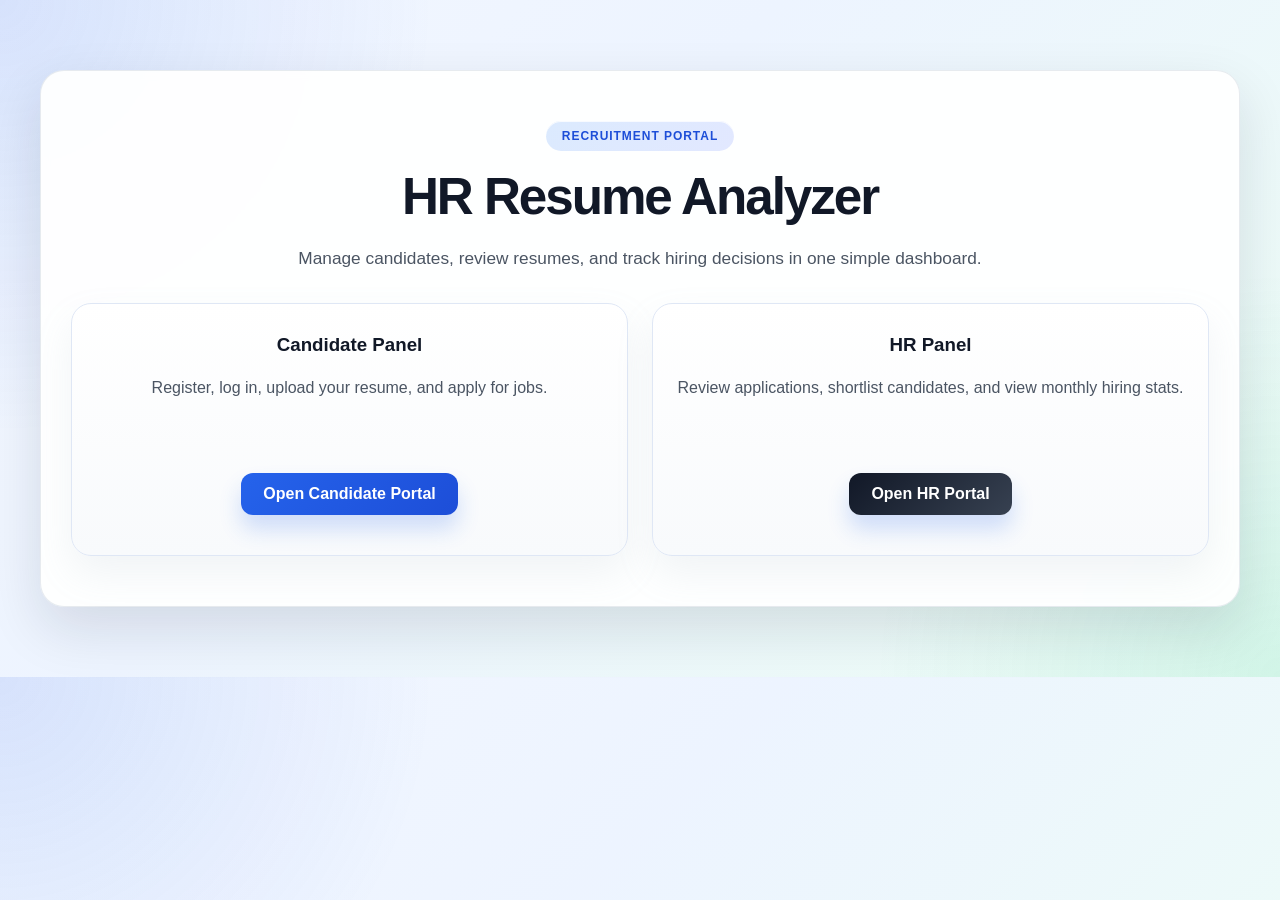
<file: Templates/index.html>
<!DOCTYPE html>
<html>
<head>
    <title>HR Resume Analyzer</title>
    <meta name="viewport" content="width=device-width, initial-scale=1">
    <link rel="stylesheet" href="/static/style.css">
</head>
<body class="landing-body">
<div class="container hero-container">
    <div class="hero-header">
        <span class="badge">Recruitment Portal</span>
        <h1>HR Resume Analyzer</h1>
    </div>

    <p class="subtitle">Manage candidates, review resumes, and track hiring decisions in one simple dashboard.</p>

    <div class="panel-grid">
        <div class="panel-card">
            <h3>Candidate Panel</h3>
            <p>Register, log in, upload your resume, and apply for jobs.</p>
            <a href="/candidate/register" class="button primary">Open Candidate Portal</a>
        </div>

        <div class="panel-card">
            <h3>HR Panel</h3>
            <p>Review applications, shortlist candidates, and view monthly hiring stats.</p>
            <a href="/hr/login" class="button secondary">Open HR Portal</a>
        </div>
    </div>
</div>
</body>
</html>
</file>
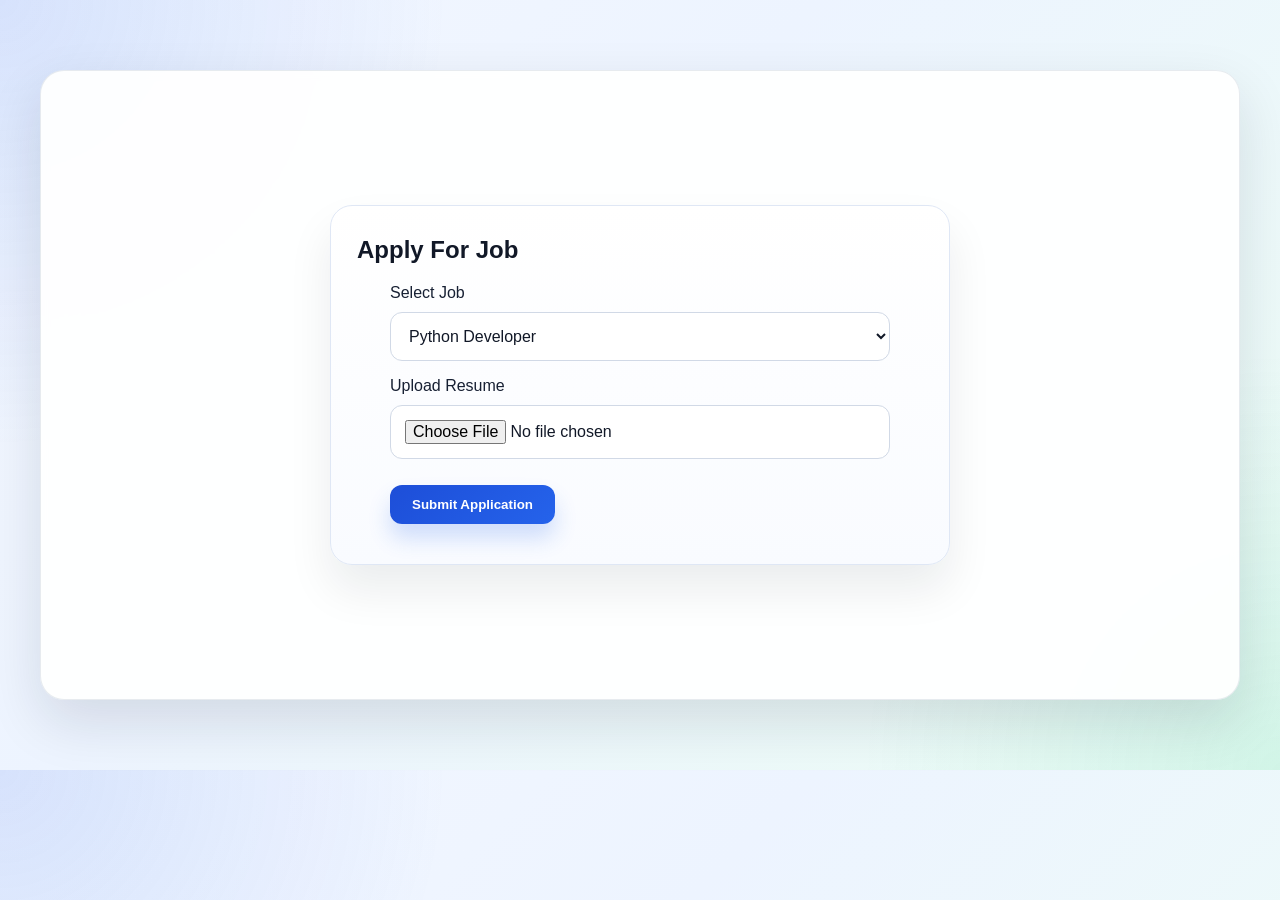
<file: Templates/apply.html>
<!DOCTYPE html>
<html>
<head>
    <title>Apply Job</title>
    <meta name="viewport" content="width=device-width, initial-scale=1">
    <link rel="stylesheet" href="/static/style.css">
</head>
<body>
<div class="container auth-container">
    <div class="auth-box wide-box">
        <h2>Apply For Job</h2>
        <form method="POST" enctype="multipart/form-data">
            <input type="hidden" name="csrf_token" value="{{ csrf_token() }}">
            <label>Select Job</label>
            <select name="job">
                <option>Python Developer</option>
                <option>Web Developer</option>
                <option>Data Analyst</option>
                <option>Software Developer</option>
            </select>

            <label>Upload Resume</label>
            <input type="file" name="resume" required>

            <button type="submit">Submit Application</button>
        </form>
    </div>
</div>
</body>
</html>
</file>
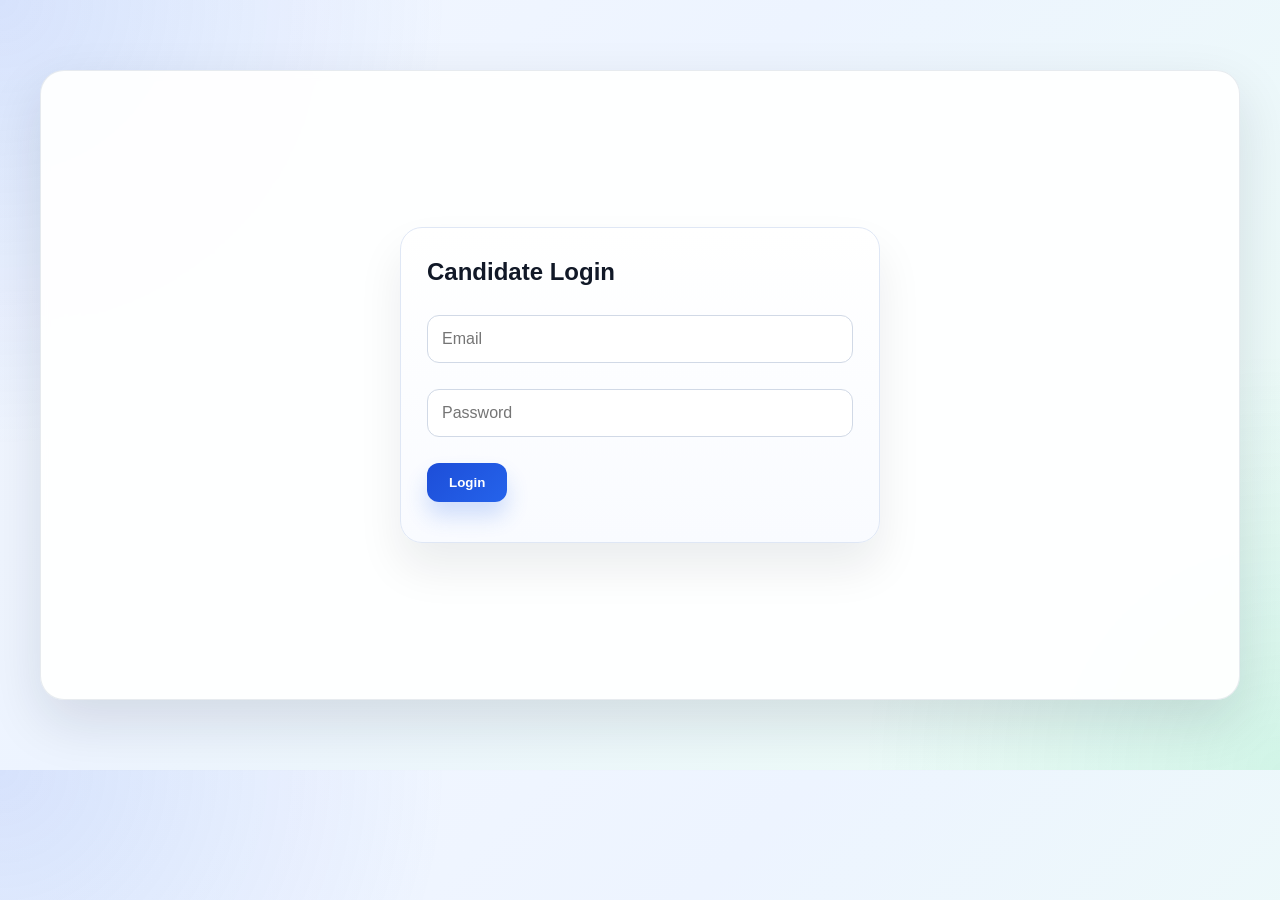
<file: Templates/candidate_login.html>
<!DOCTYPE html>
<html>
<head>
    <title>Candidate Login</title>
    <meta name="viewport" content="width=device-width, initial-scale=1">
    <link rel="stylesheet" href="/static/style.css">
</head>
<body>
<div class="container auth-container">
    <div class="auth-box">
        <h2>Candidate Login</h2>
        <form method="POST">
            <input type="hidden" name="csrf_token" value="{{ csrf_token() }}">
            <input type="email" name="email" placeholder="Email" required>
            <input type="password" name="password" placeholder="Password" required>
            <button type="submit">Login</button>
        </form>
    </div>
</div>
</body>
</html>
</file>
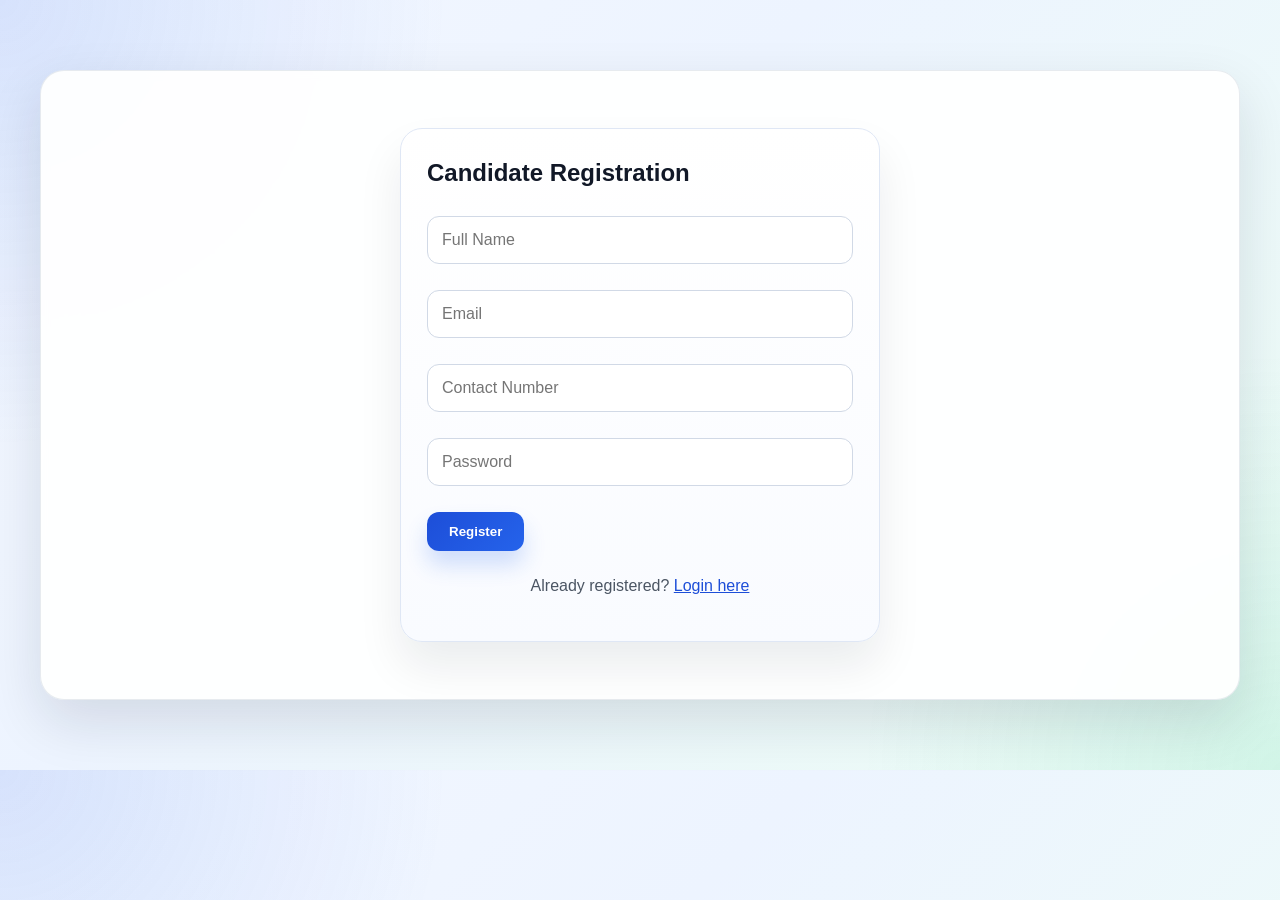
<file: Templates/candidate_register.html>
<!DOCTYPE html>
<html>
<head>
    <title>Candidate Registration</title>
    <meta name="viewport" content="width=device-width, initial-scale=1">
    <link rel="stylesheet" href="/static/style.css">
</head>
<body>
<div class="container auth-container">
    <div class="auth-box">
        <h2>Candidate Registration</h2>
        <form method="POST">
            <input type="hidden" name="csrf_token" value="{{ csrf_token() }}">
            <input type="text" name="name" placeholder="Full Name" required>
            <input type="email" name="email" placeholder="Email" required>
            <input type="text" name="phone" placeholder="Contact Number" required>
            <input type="password" name="password" placeholder="Password" required>
            <button type="submit">Register</button>
        </form>
        <p class="auth-text">Already registered? <a href="/candidate/login">Login here</a></p>
    </div>
</div>
</body>
</html>
</file>
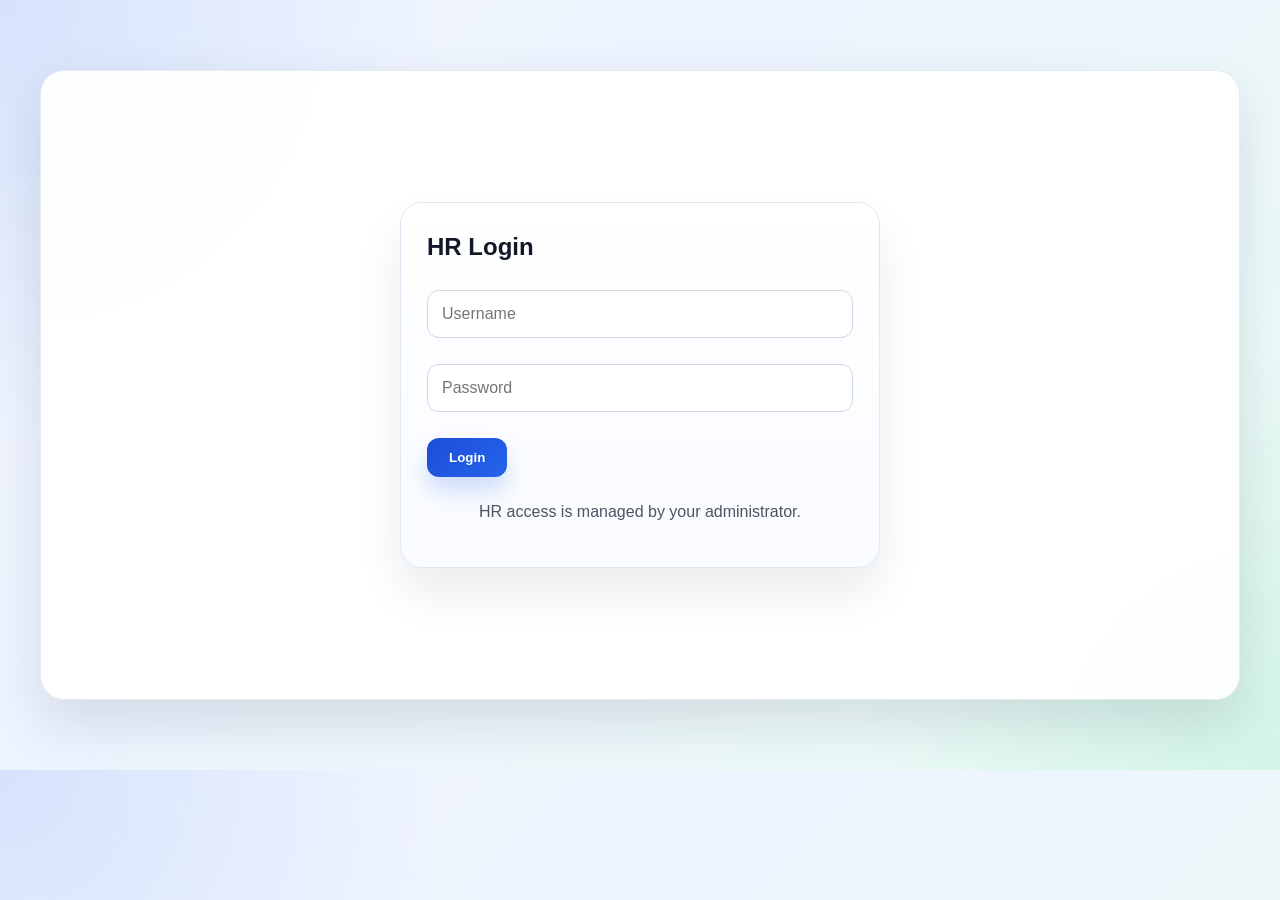
<file: Templates/hr_login.html>
<!DOCTYPE html>
<html>
<head>
    <title>HR Login</title>
    <meta name="viewport" content="width=device-width, initial-scale=1">
    <link rel="stylesheet" href="/static/style.css">
</head>
<body>
<div class="container auth-container">
    <div class="auth-box">
        <h2>HR Login</h2>
        <form method="POST">
            <input type="hidden" name="csrf_token" value="{{ csrf_token() }}">
            <input type="text" name="username" placeholder="Username" required>
            <input type="password" name="password" placeholder="Password" required>
            <button type="submit">Login</button>
        </form>
        <p class="auth-text">HR access is managed by your administrator.</p>
    </div>
</div>
</body>
</html>
</file>
<file: static/style.css>
* {
    box-sizing: border-box;
}

body {
    font-family: 'Segoe UI', Tahoma, Geneva, Verdana, sans-serif;
    margin: 0;
    padding: 30px;
    background:
        radial-gradient(circle at top left, rgba(37, 99, 235, 0.14), transparent 30%),
        radial-gradient(circle at bottom right, rgba(16, 185, 129, 0.12), transparent 28%),
        linear-gradient(135deg, #f3f7ff 0%, #edf4ff 40%, #ecfdf5 100%);
    color: #172033;
}

.container {
    max-width: 1200px;
    margin: 40px auto;
    background: rgba(255, 255, 255, 0.94);
    padding: 30px 32px;
    border-radius: 24px;
    box-shadow: 0 22px 55px rgba(15, 23, 42, 0.12);
    border: 1px solid rgba(148, 163, 184, 0.22);
    backdrop-filter: blur(4px);
}

.hero-container {
    text-align: center;
    padding: 50px 30px;
}

.hero-header {
    margin-bottom: 18px;
}

.badge {
    display: inline-block;
    background: linear-gradient(135deg, #dbeafe, #e2e8ff);
    color: #1d4ed8;
    border-radius: 999px;
    padding: 8px 16px;
    font-size: 12px;
    font-weight: 700;
    letter-spacing: 0.08em;
    text-transform: uppercase;
    margin-bottom: 16px;
    box-shadow: inset 0 1px 0 rgba(255,255,255,0.8);
}

h1, h2, h3 {
    color: #111827;
    margin-top: 0;
}

h1 {
    font-size: clamp(2.2rem, 5vw, 3.2rem);
    margin-bottom: 12px;
    letter-spacing: -0.04em;
}

.subtitle {
    max-width: 700px;
    margin: 0 auto 30px;
    font-size: 1.08rem;
    color: #4b5563;
    line-height: 1.7;
}

.panel-grid {
    display: grid;
    grid-template-columns: repeat(auto-fit, minmax(260px, 1fr));
    gap: 24px;
    margin-top: 30px;
}

.panel-card {
    background: linear-gradient(180deg, #ffffff 0%, #f8fafc 100%);
    border: 1px solid #dfe7f5;
    border-radius: 20px;
    padding: 30px 22px;
    box-shadow: 0 18px 38px rgba(148, 163, 184, 0.12);
    transition: transform 0.2s ease, box-shadow 0.25s ease;
}

.panel-card:hover {
    transform: translateY(-4px);
    box-shadow: 0 24px 44px rgba(37, 99, 235, 0.12);
}

.panel-card p {
    color: #4b5563;
    line-height: 1.6;
    min-height: 72px;
}

input, select {
    width: 100%;
    padding: 14px 14px;
    margin: 10px 0 16px;
    border: 1px solid #d1d9e6;
    border-radius: 12px;
    font-size: 1rem;
    background: #ffffff;
    color: #111827;
}

input:focus, select:focus {
    outline: none;
    border-color: #2563eb;
    box-shadow: 0 0 0 4px rgba(37, 99, 235, 0.10);
}

button, .button {
    display: inline-block;
    padding: 12px 22px;
    margin: 10px 0;
    background: linear-gradient(135deg, #1d4ed8, #2563eb);
    color: white;
    text-decoration: none;
    border: none;
    border-radius: 12px;
    cursor: pointer;
    font-weight: 700;
    transition: transform 0.2s ease, box-shadow 0.2s ease;
    box-shadow: 0 14px 22px rgba(37, 99, 235, 0.20);
}

button:hover, .button:hover {
    transform: translateY(-1px);
}

.button.secondary {
    background: linear-gradient(135deg, #111827, #374151);
}

.button.primary {
    background: linear-gradient(135deg, #2563eb, #1d4ed8);
}

form {
    max-width: 500px;
    margin: 0 auto;
}

.auth-container {
    display: flex;
    align-items: center;
    justify-content: center;
    min-height: 70vh;
}

.auth-box {
    width: min(100%, 480px);
    background: linear-gradient(180deg, #ffffff 0%, #f9fbff 100%);
    border: 1px solid #dfe7f5;
    border-radius: 22px;
    padding: 30px 26px;
    box-shadow: 0 25px 45px rgba(15, 23, 42, 0.08);
}

.wide-box {
    width: min(100%, 620px);
}

.auth-text {
    text-align: center;
    margin-top: 16px;
    color: #4b5563;
}

.demo-box {
    margin-top: 18px;
    padding: 14px 16px;
    background: #f3f6ff;
    border-radius: 12px;
    color: #1f2937;
    border: 1px solid #dfe7ff;
}

.demo-box p {
    margin: 4px 0 0;
}

.dashboard-container {
    max-width: 1280px;
}

.dashboard-header {
    display: flex;
    justify-content: space-between;
    align-items: center;
    gap: 16px;
    margin-bottom: 20px;
}

.header-actions {
    display: flex;
    align-items: center;
    gap: 10px;
    flex-wrap: wrap;
}

.profile-card {
    background: linear-gradient(135deg, #f8fbff 0%, #edf4ff 100%);
    border: 1px solid #dfe7f5;
    border-radius: 20px;
    padding: 24px 22px;
    margin-bottom: 22px;
    box-shadow: 0 8px 24px rgba(148, 163, 184, 0.1);
}

.profile-card p {
    margin: 8px 0;
    color: #374151;
}

.score-badge {
    display: inline-block;
    min-width: 64px;
    padding: 6px 10px;
    border-radius: 999px;
    background: #dcfce7;
    color: #166534;
    font-weight: 700;
}

.score-unavailable {
    color: #9a3412;
    font-weight: 600;
}

.score-note {
    color: #64748b;
    font-size: 0.9rem;
}

.rescore-form {
    max-width: none;
    display: flex;
    align-items: center;
    flex-wrap: wrap;
    gap: 12px;
    margin: 8px 0 22px;
}

.rescore-form .button {
    margin: 0;
}

.empty-state {
    padding: 24px;
    color: #64748b;
}

a {
    color: #1d4ed8;
}

table {
    width: 100%;
    border-collapse: collapse;
    margin-top: 20px;
    background: white;
    border-radius: 16px;
    overflow: hidden;
    box-shadow: 0 12px 28px rgba(15, 23, 42, 0.06);
}

th, td {
    border: 1px solid #e5e7eb;
    padding: 12px 10px;
    text-align: center;
}

th {
    background: linear-gradient(135deg, #111827, #1f2937);
    color: white;
}

.cards {
    display: flex;
    gap: 20px;
    flex-wrap: wrap;
    margin: 24px 0;
}

.card {
    background: linear-gradient(180deg, #eef4ff 0%, #f8fafc 100%);
    padding: 22px 20px;
    min-width: 180px;
    text-align: center;
    border-radius: 18px;
    border: 1px solid #dfe7f5;
    box-shadow: 0 10px 24px rgba(148, 163, 184, 0.09);
}

.card h2 {
    font-size: 2rem;
    margin: 10px 0;
}

.card p {
    margin: 0;
    color: #4b5563;
}

.chart-panel,
.table-panel {
    background: linear-gradient(180deg, #ffffff 0%, #f8fbff 100%);
    border: 1px solid #e5e7eb;
    border-radius: 20px;
    padding: 22px 20px;
    margin-top: 26px;
    box-shadow: 0 10px 28px rgba(15, 23, 42, 0.04);
}

#myChart {
    max-height: 360px;
}

@media (max-width: 640px) {
    body {
        padding: 16px;
    }

    .container {
        padding: 22px 18px;
    }

    h1 {
        font-size: 2.2rem;
    }

    table {
        display: block;
        max-width: 100%;
        overflow-x: auto;
        white-space: nowrap;
    }
}
</file>
